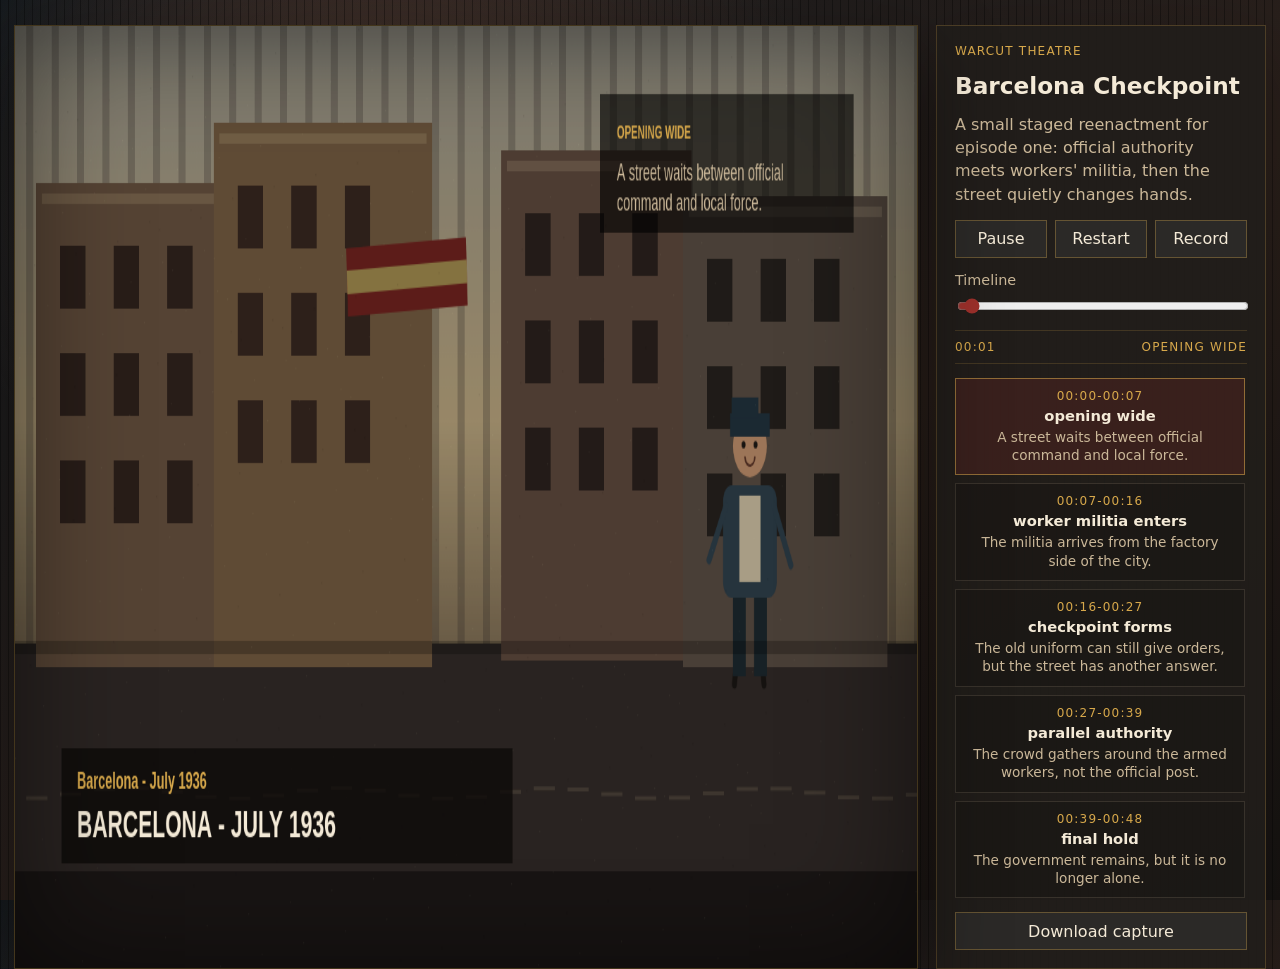
<file: theatre/barcelona/index.html>
<!doctype html>
<html lang="en">
  <head>
    <meta charset="utf-8" />
    <meta name="viewport" content="width=device-width, initial-scale=1" />
    <title>Warcut Theatre - Barcelona Checkpoint</title>
    <link rel="icon" href="data:," />
    <link rel="stylesheet" href="./style.css" />
  </head>
  <body>
    <main class="shell">
      <section class="stage-wrap" aria-label="Barcelona theatre scene">
        <canvas id="stage" width="1280" height="720"></canvas>
        <div class="curtain" aria-hidden="true"></div>
      </section>

      <aside class="panel" aria-label="Scene controls">
        <div class="kicker">Warcut Theatre</div>
        <h1>Barcelona Checkpoint</h1>
        <p class="deck">
          A small staged reenactment for episode one: official authority meets
          workers' militia, then the street quietly changes hands.
        </p>

        <div class="controls" role="group" aria-label="Playback controls">
          <button id="play" type="button">Pause</button>
          <button id="restart" type="button">Restart</button>
          <button id="record" type="button">Record</button>
        </div>

        <label class="slider">
          <span>Timeline</span>
          <input id="scrub" type="range" min="0" max="48" step="0.01" value="0" />
        </label>

        <div class="readout">
          <span id="time">00:00</span>
          <span id="shot">opening wide</span>
        </div>

        <div class="beat-list" id="beat-list"></div>
        <a id="download" class="download" hidden>Download capture</a>
      </aside>
    </main>

    <script type="module" src="./scene.js"></script>
  </body>
</html>
</file>
<file: theatre/barcelona/style.css>
:root {
  color-scheme: dark;
  --ink: #f4ead7;
  --paper: #cbb899;
  --ash: #151719;
  --panel: #211d1a;
  --line: #77634d;
  --red: #9d302b;
  --gold: #d7a84b;
  --blue: #39556d;
}

* {
  box-sizing: border-box;
}

html,
body {
  min-height: 100%;
  margin: 0;
}

body {
  display: grid;
  place-items: center;
  min-height: 100vh;
  overflow: hidden;
  color: var(--ink);
  background:
    linear-gradient(90deg, rgba(0, 0, 0, 0.32) 1px, transparent 1px) 0 0 / 8px 8px,
    radial-gradient(circle at 30% 20%, #4a342a, transparent 38%),
    linear-gradient(145deg, #14191d, #2b201b 58%, #171412);
  font-family: Inter, ui-sans-serif, system-ui, -apple-system, BlinkMacSystemFont, "Segoe UI", sans-serif;
}

.shell {
  display: grid;
  grid-template-columns: minmax(0, 1fr) 330px;
  gap: 18px;
  width: min(1500px, calc(100vw - 28px));
  height: min(850px, calc(100vh - 28px));
}

.stage-wrap {
  position: relative;
  overflow: hidden;
  min-width: 0;
  border: 1px solid rgba(215, 168, 75, 0.28);
  background: #090909;
  box-shadow: 0 30px 80px rgba(0, 0, 0, 0.42);
}

canvas {
  display: block;
  width: 100%;
  height: 100%;
}

.curtain {
  position: absolute;
  inset: 0;
  pointer-events: none;
  box-shadow: inset 0 0 120px rgba(0, 0, 0, 0.55);
}

.panel {
  display: flex;
  flex-direction: column;
  gap: 14px;
  min-width: 0;
  padding: 18px;
  border: 1px solid rgba(215, 168, 75, 0.24);
  background: rgba(33, 29, 26, 0.9);
  box-shadow: 0 30px 80px rgba(0, 0, 0, 0.32);
}

.kicker,
.readout,
.beat-time {
  color: var(--gold);
  font-size: 0.75rem;
  letter-spacing: 0.1em;
  text-transform: uppercase;
}

h1 {
  margin: 0;
  font-size: 1.45rem;
  font-weight: 760;
}

.deck {
  margin: 0;
  color: var(--paper);
  line-height: 1.45;
}

.controls {
  display: grid;
  grid-template-columns: repeat(3, 1fr);
  gap: 8px;
}

button,
.download {
  min-height: 38px;
  border: 1px solid rgba(215, 168, 75, 0.34);
  color: var(--ink);
  background: #2b2927;
  font: inherit;
  cursor: pointer;
}

button:hover,
.download:hover {
  background: #38302a;
}

.download {
  display: grid;
  place-items: center;
  text-decoration: none;
}

.slider {
  display: grid;
  gap: 8px;
  color: var(--paper);
  font-size: 0.9rem;
}

input[type="range"] {
  width: 100%;
  accent-color: var(--red);
}

.readout {
  display: flex;
  justify-content: space-between;
  padding: 9px 0;
  border-top: 1px solid rgba(215, 168, 75, 0.18);
  border-bottom: 1px solid rgba(215, 168, 75, 0.18);
}

.beat-list {
  display: grid;
  gap: 8px;
  overflow: auto;
  padding-right: 2px;
}

.beat {
  display: grid;
  gap: 4px;
  padding: 10px;
  border: 1px solid rgba(203, 184, 153, 0.16);
  background: rgba(0, 0, 0, 0.16);
}

.beat.is-active {
  border-color: rgba(215, 168, 75, 0.56);
  background: rgba(157, 48, 43, 0.2);
}

.beat-title {
  font-size: 0.92rem;
  font-weight: 700;
}

.beat-copy {
  color: var(--paper);
  font-size: 0.85rem;
  line-height: 1.35;
}

@media (max-width: 980px) {
  body {
    overflow: auto;
    place-items: start center;
    padding: 14px 0;
  }

  .shell {
    grid-template-columns: 1fr;
    height: auto;
  }

  .stage-wrap {
    aspect-ratio: 16 / 9;
  }

  .panel {
    min-height: 0;
  }
}
</file>
